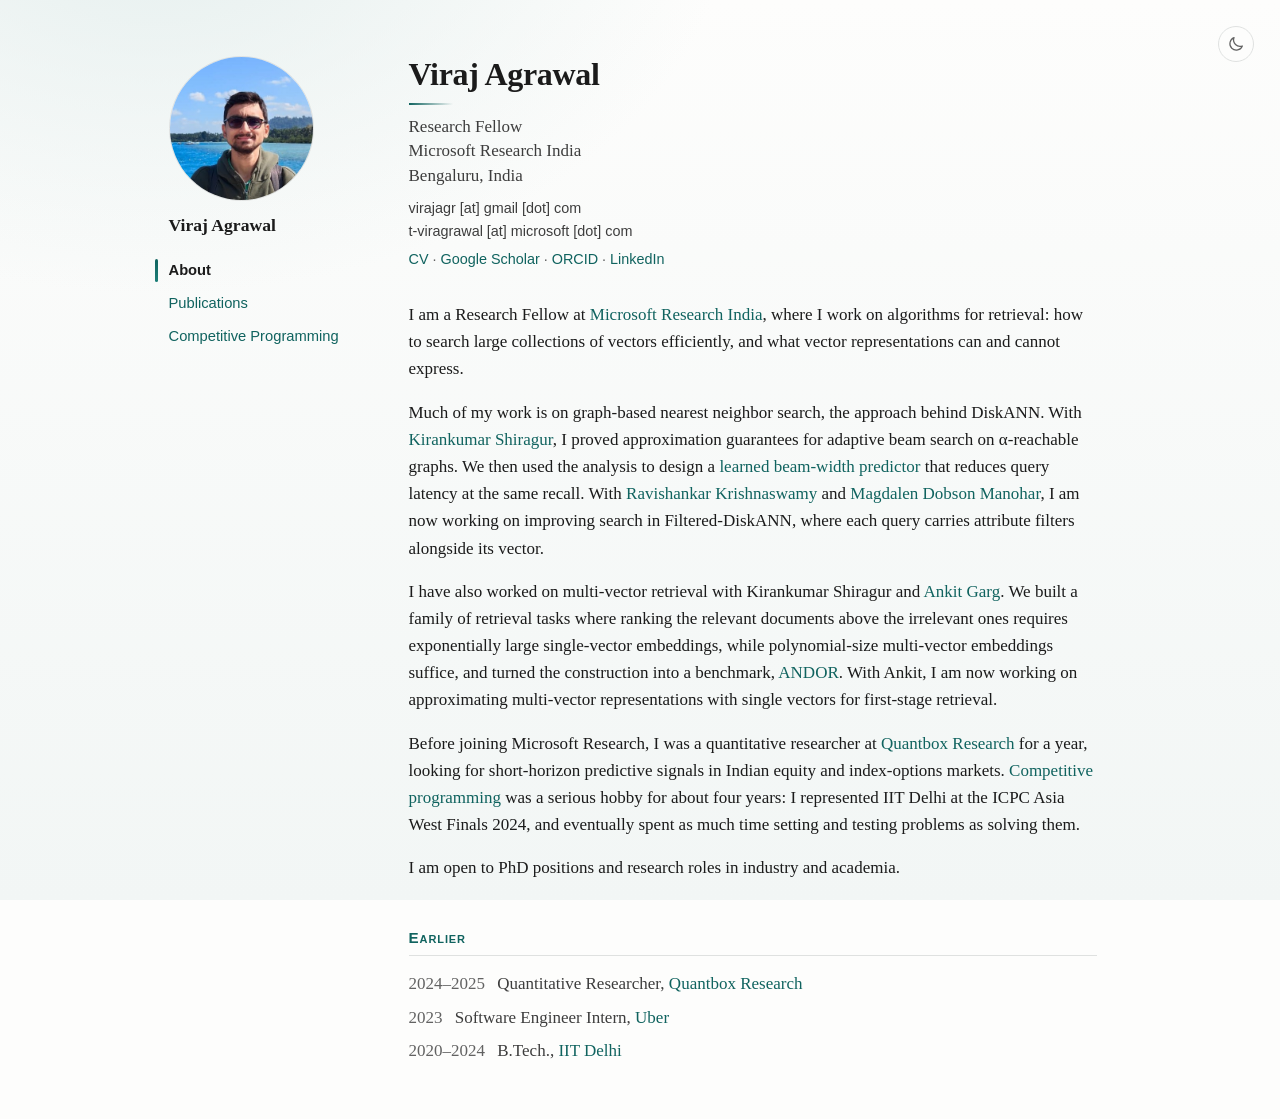
<file: index.html>
<!DOCTYPE html>
<html lang="en" data-theme="light">
<head>
<meta charset="utf-8">
<meta name="viewport" content="width=device-width, initial-scale=1">
<title>Viraj Agrawal</title>
<meta name="description" content="Viraj Agrawal is a Research Fellow at Microsoft Research India working on the theory and algorithms of retrieval and approximate nearest neighbor search.">
<meta name="author" content="Viraj Agrawal">
<link rel="canonical" href="https://virajagr.github.io/">

<meta property="og:type" content="profile">
<meta property="og:url" content="https://virajagr.github.io/">
<meta property="og:title" content="Viraj Agrawal">
<meta property="og:description" content="Viraj Agrawal is a Research Fellow at Microsoft Research India working on the theory and algorithms of retrieval and approximate nearest neighbor search.">
<meta property="og:image" content="https://virajagr.github.io/assets/portrait-square.jpg">
<meta property="og:image:alt" content="Viraj Agrawal">
<meta name="twitter:card" content="summary">
<meta name="theme-color" content="#fdfdfc" media="(prefers-color-scheme: light)">
<meta name="theme-color" content="#14161a" media="(prefers-color-scheme: dark)">

<link rel="stylesheet" href="assets/styles.css">
<script>
  // Applied before first paint: saved theme, else the OS preference. Entrance
  // animations run only on the first page of a browsing session.
  try {
    document.documentElement.dataset.theme = localStorage.getItem('theme') ||
      (matchMedia('(prefers-color-scheme: dark)').matches ? 'dark' : 'light');
    if (!sessionStorage.getItem('entered')) {
      sessionStorage.setItem('entered', '1');
      document.documentElement.dataset.entrance = '';
    }
  } catch (e) {}
</script>
</head>

<body>
<a class="skip-link" href="#main">Skip to content</a>

<div class="layout">

<aside class="sidebar">
  <div class="sidebar__head">
    <a class="portrait-link" href="assets/portrait-square.jpg" aria-label="View a larger photo">
      <img class="portrait" src="assets/portrait-square.jpg" alt="" width="360" height="360">
    </a>
    <a class="sitename" href="index.html">Viraj Agrawal</a>
  </div>
  <nav class="sidenav" aria-label="Sections">
    <a href="index.html" aria-current="page">About</a>
    <a href="publications.html">Publications</a>
    <a href="competitive-programming.html">Competitive Programming</a>
  </nav>
</aside>
<script src="assets/main.js"></script>

<div class="content">
<main id="main">

  <h1>Viraj Agrawal</h1>
  <p class="affil">
    Research Fellow<br>
    Microsoft Research India<br>
    Bengaluru, India
  </p>
  <p class="contact">
    virajagr [at] gmail [dot] com<br>
    t-viragrawal [at] microsoft [dot] com
  </p>
  <p class="profiles">
    <a href="assets/Viraj-Agrawal-CV.pdf" target="_blank" rel="noopener noreferrer">CV</a> &middot;
    <a href="https://scholar.google.com/citations?user=x7lm-7UAAAAJ&amp;hl=en" target="_blank" rel="noopener noreferrer">Google Scholar</a> &middot;
    <a href="https://orcid.org/0009-0002-1437-0427" target="_blank" rel="noopener noreferrer">ORCID</a> &middot;
    <a href="https://www.linkedin.com/in/virajagr/" target="_blank" rel="noopener noreferrer">LinkedIn</a>
  </p>

  <p>
    I am a Research Fellow at
    <a href="https://www.microsoft.com/en-us/research/lab/microsoft-research-india/" target="_blank" rel="noopener noreferrer">Microsoft Research India</a>,
    where I work on algorithms for retrieval: how to search large collections of vectors
    efficiently, and what vector representations can and cannot express.
  </p>

  <p>
    Much of my work is on graph-based nearest neighbor search, the approach behind DiskANN. With
    <a href="https://sites.google.com/view/kiran-shiragur" target="_blank" rel="noopener noreferrer">Kirankumar Shiragur</a>,
    I proved approximation guarantees for adaptive beam search on &alpha;-reachable graphs. We then
    used the analysis to design a
    <a href="https://arxiv.org/abs/2611.26609" target="_blank" rel="noopener noreferrer">learned beam-width predictor</a>
    that reduces query latency at the same recall. With
    <a href="https://rakri.github.io/" target="_blank" rel="noopener noreferrer">Ravishankar Krishnaswamy</a>
    and <a href="https://magdalendobson.github.io/" target="_blank" rel="noopener noreferrer">Magdalen Dobson Manohar</a>,
    I am now working on improving search in Filtered-DiskANN, where each query carries attribute
    filters alongside its vector.
  </p>

  <p>
    I have also worked on multi-vector retrieval with Kirankumar Shiragur and
    <a href="https://ankit-garg-6.github.io/" target="_blank" rel="noopener noreferrer">Ankit Garg</a>.
    We built a family of retrieval tasks where ranking the relevant documents above the irrelevant
    ones requires exponentially large single-vector embeddings, while polynomial-size multi-vector
    embeddings suffice, and turned the construction into a benchmark,
    <a href="https://arxiv.org/abs/2608.21494" target="_blank" rel="noopener noreferrer">ANDOR</a>.
    With Ankit, I am now working on approximating multi-vector representations with single
    vectors for first-stage retrieval.
  </p>

  <p>
    Before joining Microsoft Research, I was a quantitative researcher at
    <a href="https://www.quantboxresearch.com/" target="_blank" rel="noopener noreferrer">Quantbox Research</a>
    for a year, looking for short-horizon predictive signals in Indian equity and index-options
    markets. <a href="competitive-programming.html">Competitive programming</a> was a serious hobby
    for about four years: I represented IIT Delhi at the ICPC Asia West Finals 2024, and eventually
    spent as much time setting and testing problems as solving them.
  </p>

  <p>
    I am open to PhD positions and research roles in industry and academia.
  </p>

  <h2>Earlier</h2>
  <ul class="earlier">
    <li><span class="yr">2024&ndash;2025</span> Quantitative Researcher,
      <a href="https://www.quantboxresearch.com/" target="_blank" rel="noopener noreferrer">Quantbox Research</a>
    </li>
    <li><span class="yr">2023</span> Software Engineer Intern,
      <a href="https://www.uber.com/" target="_blank" rel="noopener noreferrer">Uber</a>
    </li>
    <li><span class="yr">2020&ndash;2024</span> B.Tech.,
      <a href="https://home.iitd.ac.in/" target="_blank" rel="noopener noreferrer">IIT Delhi</a>
    </li>
  </ul>

</main>

</div>

</div>

<script type="application/ld+json">
{
  "@context": "https://schema.org",
  "@type": "Person",
  "name": "Viraj Agrawal",
  "url": "https://virajagr.github.io/",
  "image": "https://virajagr.github.io/assets/portrait-square.jpg",
  "jobTitle": "Research Fellow",
  "worksFor": { "@type": "Organization", "name": "Microsoft Research India" },
  "alumniOf": { "@type": "CollegeOrUniversity", "name": "Indian Institute of Technology Delhi" },
  "knowsAbout": ["Information Retrieval", "Approximate Nearest Neighbor Search", "Algorithms"],
  "sameAs": [
    "https://scholar.google.com/citations?user=x7lm-7UAAAAJ&hl=en",
    "https://orcid.org/0009-0002-1437-0427",
    "https://www.linkedin.com/in/virajagr/"
  ]
}
</script>
</body>
</html>
</file>
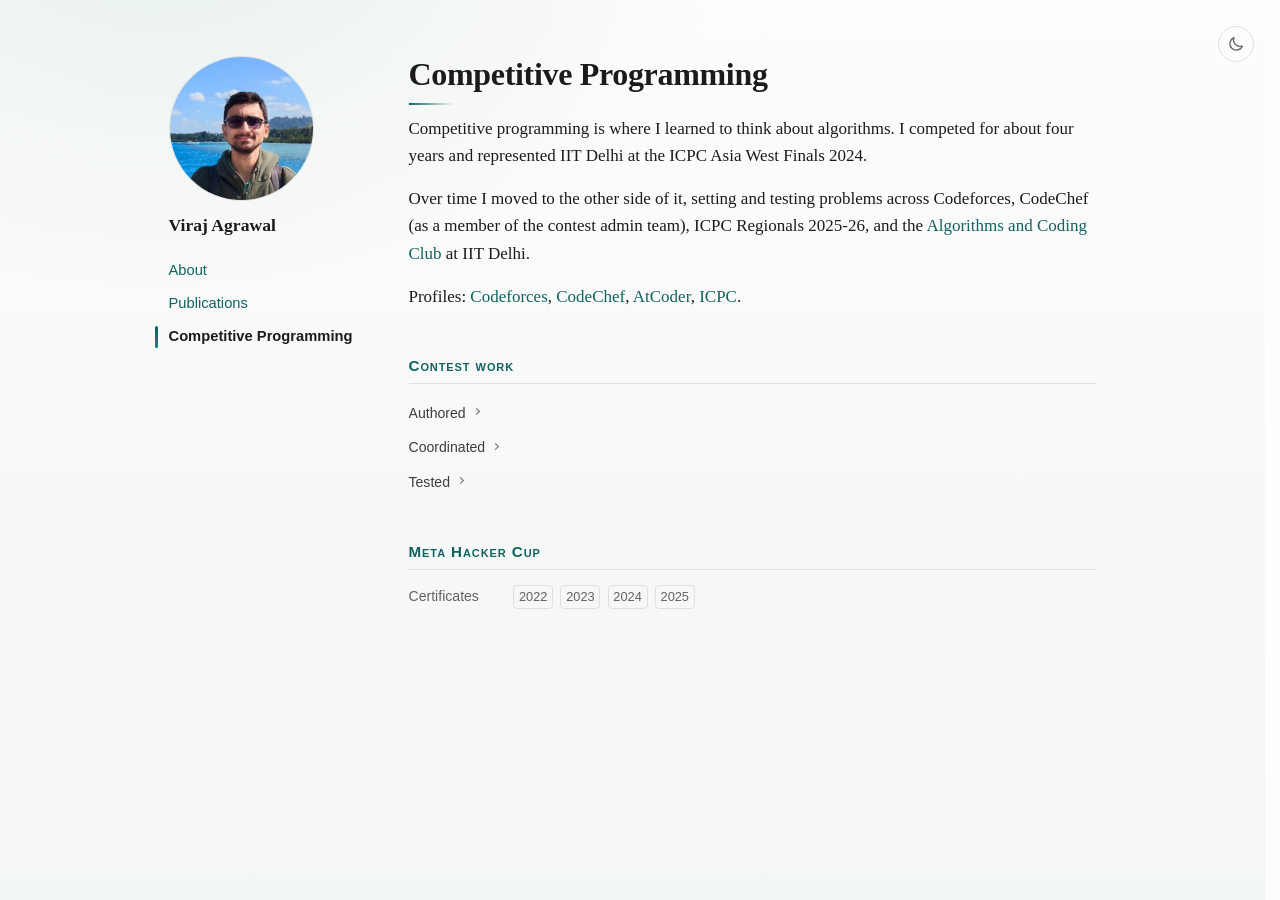
<file: competitive-programming.html>
<!DOCTYPE html>
<html lang="en" data-theme="light">
<head>
<meta charset="utf-8">
<meta name="viewport" content="width=device-width, initial-scale=1">
<title>Competitive Programming — Viraj Agrawal</title>
<meta name="description" content="Viraj Agrawal's competitive programming record: ICPC results and problem setting and testing for Codeforces, CodeChef, and ICPC.">
<link rel="canonical" href="https://virajagr.github.io/competitive-programming.html">
<meta name="theme-color" content="#fdfdfc" media="(prefers-color-scheme: light)">
<meta name="theme-color" content="#14161a" media="(prefers-color-scheme: dark)">
<link rel="stylesheet" href="assets/styles.css">
<script>
  // Applied before first paint: saved theme, else the OS preference. Entrance
  // animations run only on the first page of a browsing session.
  try {
    document.documentElement.dataset.theme = localStorage.getItem('theme') ||
      (matchMedia('(prefers-color-scheme: dark)').matches ? 'dark' : 'light');
    if (!sessionStorage.getItem('entered')) {
      sessionStorage.setItem('entered', '1');
      document.documentElement.dataset.entrance = '';
    }
  } catch (e) {}
</script>
</head>

<body>
<a class="skip-link" href="#main">Skip to content</a>

<div class="layout">

<aside class="sidebar">
  <div class="sidebar__head">
    <a class="portrait-link" href="assets/portrait-square.jpg" aria-label="View a larger photo">
      <img class="portrait" src="assets/portrait-square.jpg" alt="" width="360" height="360">
    </a>
    <a class="sitename" href="index.html">Viraj Agrawal</a>
  </div>
  <nav class="sidenav" aria-label="Sections">
    <a href="index.html">About</a>
    <a href="publications.html">Publications</a>
    <a href="competitive-programming.html" aria-current="page">Competitive Programming</a>
  </nav>
</aside>
<script src="assets/main.js"></script>

<div class="content">
<main id="main">

  <h1>Competitive Programming</h1>

  <p>
    Competitive programming is where I learned to think about algorithms. I competed for about
    four years and represented IIT Delhi at the ICPC Asia West Finals 2024.
  </p>

  <p>
    Over time I moved to the other side of it, setting and testing problems across Codeforces,
    CodeChef (as a member of the contest admin team), ICPC Regionals 2025-26, and the
    <a href="https://ancc-iitd.github.io/index.html" target="_blank" rel="noopener noreferrer">Algorithms and Coding Club</a>
    at IIT Delhi.
  </p>

  <p>
    Profiles:
    <a href="https://codeforces.com/profile/JagguBandar" target="_blank" rel="noopener noreferrer">Codeforces</a>,
    <a href="https://www.codechef.com/users/wasd2401" target="_blank" rel="noopener noreferrer">CodeChef</a>,
    <a href="https://atcoder.jp/users/JagguBandar" target="_blank" rel="noopener noreferrer">AtCoder</a>,
    <a href="https://icpc.global/ICPCID/17JJ4Y7ZT0IF" target="_blank" rel="noopener noreferrer">ICPC</a>.
  </p>

  <h2>Contest work</h2>
  <details class="contests">
    <summary>Authored</summary>
    <ul class="contests__list">
      <li><a href="https://www.codechef.com/problems/DAMYAAN" target="_blank" rel="noopener noreferrer">CodeChef Starters 127</a></li>
    </ul>
  </details>
  <details class="contests">
    <summary>Coordinated</summary>
    <ul class="contests__list">
      <li><a href="https://codeforces.com/blog/entry/130814" target="_blank" rel="noopener noreferrer">CodeChef Starters 140</a></li>
    </ul>
  </details>
  <details class="contests">
    <summary>Tested</summary>
    <ul class="contests__list">
      <li><a href="https://codeforces.com/blog/entry/149435" target="_blank" rel="noopener noreferrer">ICPC Kanpur Regionals 2025</a></li>
      <li><a href="https://codeforces.com/blog/entry/144368" target="_blank" rel="noopener noreferrer">Codeforces Round 1036 (Div. 1 + Div. 2)</a></li>
      <li><a href="https://codeforces.com/blog/entry/126265" target="_blank" rel="noopener noreferrer">CodeTON Round 8 (Div. 1 + Div. 2)</a></li>
      <li><a href="https://codeforces.com/blog/entry/128597" target="_blank" rel="noopener noreferrer">Codeforces Round 940 (Div. 2)</a></li>
      <li><a href="https://codeforces.com/blog/entry/135065" target="_blank" rel="noopener noreferrer">Codeforces Round 979 (Div. 2)</a></li>
      <li><a href="https://codeforces.com/blog/entry/140825" target="_blank" rel="noopener noreferrer">Codeforces Round 1011 (Div. 2)</a></li>
      <li><a href="https://codeforces.com/blog/entry/142749" target="_blank" rel="noopener noreferrer">Codeforces Round 1025 (Div. 2)</a></li>
      <li><a href="https://codeforces.com/blog/entry/143656" target="_blank" rel="noopener noreferrer">Codeforces Round 1030 (Div. 2)</a></li>
      <li><a href="https://codeforces.com/blog/entry/125938" target="_blank" rel="noopener noreferrer">CodeChef Starters 122</a></li>
      <li><a href="https://codeforces.com/blog/entry/127590" target="_blank" rel="noopener noreferrer">CodeChef Starters 127</a></li>
      <li><a href="https://codeforces.com/blog/entry/127915" target="_blank" rel="noopener noreferrer">CodeChef Starters 128</a></li>
    </ul>
  </details>

  <h2>Meta Hacker Cup</h2>
  <p class="marks">
    <span class="marks__role">Certificates</span>
    <a href="https://www.facebook.com/codingcompetitions/hacker-cup/2022/certificate/434841765372885" target="_blank" rel="noopener noreferrer" title="Meta Hacker Cup 2022 certificate" aria-label="Meta Hacker Cup 2022 certificate">2022</a>
    <a href="https://www.facebook.com/codingcompetitions/hacker-cup/2023/certificate/434841765372885" target="_blank" rel="noopener noreferrer" title="Meta Hacker Cup 2023 certificate" aria-label="Meta Hacker Cup 2023 certificate">2023</a>
    <a href="https://www.facebook.com/codingcompetitions/hacker-cup/2024/certificate/434841765372885" target="_blank" rel="noopener noreferrer" title="Meta Hacker Cup 2024 certificate" aria-label="Meta Hacker Cup 2024 certificate">2024</a>
    <a href="https://www.facebook.com/codingcompetitions/hacker-cup/2025/certificate/434841765372885" target="_blank" rel="noopener noreferrer" title="Meta Hacker Cup 2025 certificate" aria-label="Meta Hacker Cup 2025 certificate">2025</a>
  </p>

</main>

</div>

</div>

</body>
</html>
</file>
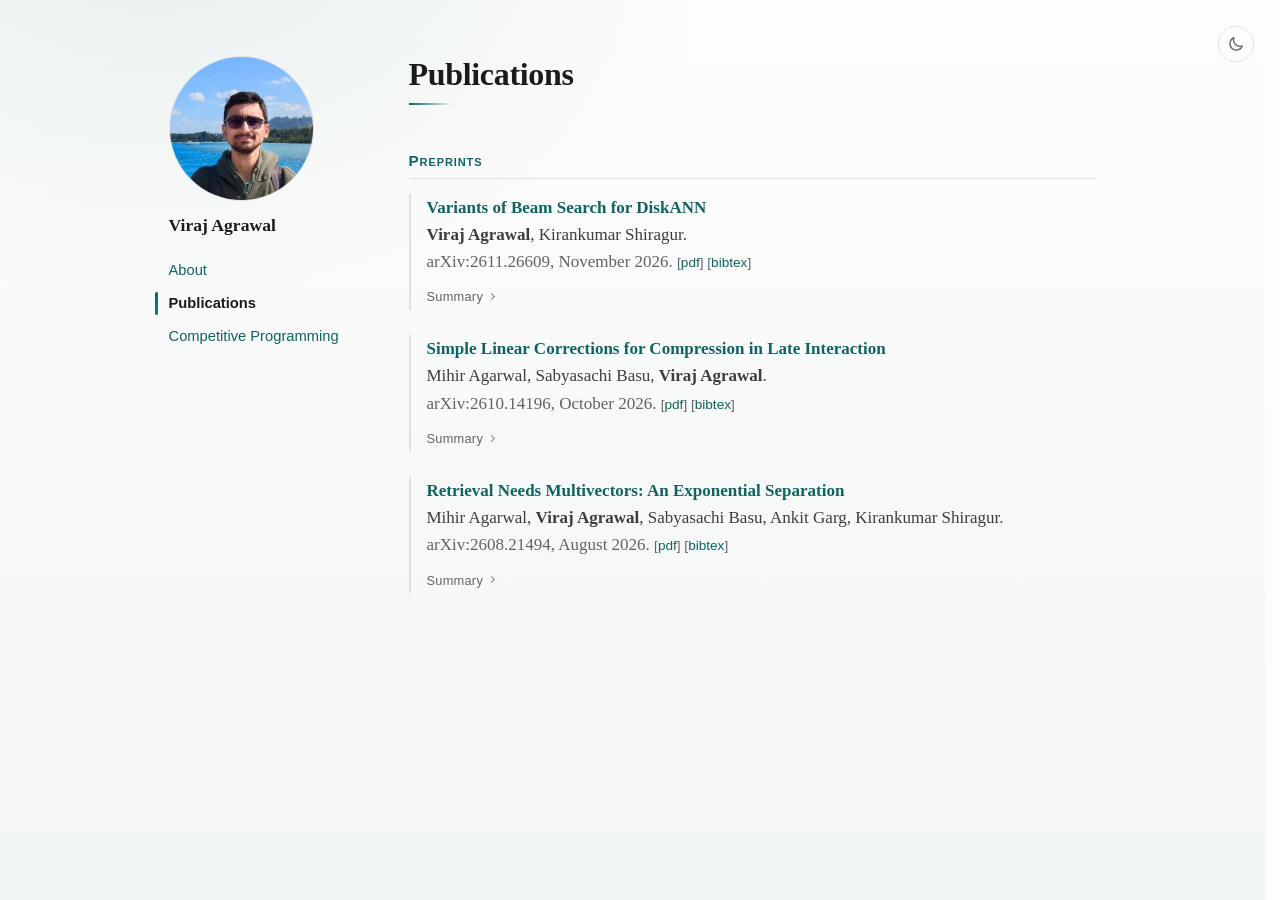
<file: publications.html>
<!DOCTYPE html>
<html lang="en" data-theme="light">
<head>
<meta charset="utf-8">
<meta name="viewport" content="width=device-width, initial-scale=1">
<title>Publications — Viraj Agrawal</title>
<meta name="description" content="Publications of Viraj Agrawal, including 'Variants of Beam Search for DiskANN', 'Simple Linear Corrections for Compression in Late Interaction' and 'Retrieval Needs Multivectors: An Exponential Separation'.">
<link rel="canonical" href="https://virajagr.github.io/publications.html">
<meta name="theme-color" content="#fdfdfc" media="(prefers-color-scheme: light)">
<meta name="theme-color" content="#14161a" media="(prefers-color-scheme: dark)">
<link rel="stylesheet" href="assets/styles.css">
<script>
  // Applied before first paint: saved theme, else the OS preference. Entrance
  // animations run only on the first page of a browsing session.
  try {
    document.documentElement.dataset.theme = localStorage.getItem('theme') ||
      (matchMedia('(prefers-color-scheme: dark)').matches ? 'dark' : 'light');
    if (!sessionStorage.getItem('entered')) {
      sessionStorage.setItem('entered', '1');
      document.documentElement.dataset.entrance = '';
    }
  } catch (e) {}
</script>
</head>

<body>
<a class="skip-link" href="#main">Skip to content</a>

<div class="layout">

<aside class="sidebar">
  <div class="sidebar__head">
    <a class="portrait-link" href="assets/portrait-square.jpg" aria-label="View a larger photo">
      <img class="portrait" src="assets/portrait-square.jpg" alt="" width="360" height="360">
    </a>
    <a class="sitename" href="index.html">Viraj Agrawal</a>
  </div>
  <nav class="sidenav" aria-label="Sections">
    <a href="index.html">About</a>
    <a href="publications.html" aria-current="page">Publications</a>
    <a href="competitive-programming.html">Competitive Programming</a>
  </nav>
</aside>
<script src="assets/main.js"></script>

<div class="content">
<main id="main">

  <h1>Publications</h1>

  <h2>Preprints</h2>
  <ul class="pubs">
    <li>
      <span class="pub-title"><a href="https://arxiv.org/abs/2611.26609" target="_blank" rel="noopener noreferrer">Variants of Beam Search for DiskANN</a></span><br>
      <span class="authors"><strong>Viraj Agrawal</strong>, Kirankumar Shiragur.</span><br>
      <span class="venue">arXiv:2611.26609, November 2026.</span>
      <span class="pub-links">[<a href="https://arxiv.org/pdf/2611.26609" target="_blank" rel="noopener noreferrer">pdf</a>]
        [<a href="https://arxiv.org/bibtex/2611.26609" target="_blank" rel="noopener noreferrer">bibtex</a>]</span>
      <details class="pub-abstract">
        <summary>Summary</summary>
        <p class="summary">
          Graph-based data structures such as DiskANN, HNSW, and NSG constitute the state of the art for
          large-scale approximate nearest-neighbor (ANN) search.
          <a href="https://arxiv.org/abs/2310.19126" target="_blank" rel="noopener noreferrer">Indyk and Xu</a>
          introduced the notion of &alpha;-reachable graphs, which include graphs built by DiskANN's
          slow-preprocessing construction, and proved that greedy search achieves an approximation factor
          of (&alpha;+1)/(&alpha;&minus;1). Independently,
          <a href="https://arxiv.org/abs/2505.15636" target="_blank" rel="noopener noreferrer">Al-Jazzazi et al.</a>
          proposed adaptive beam search (ABS) with a relaxation parameter &gamma; &gt; 0, showing a
          2/&gamma; approximation on navigable graphs (&alpha; &asymp; 1), where greedy search admits no
          guarantees. In this work, we unify and generalize these results by proving that ABS with
          parameter &gamma; on &alpha;-reachable graphs achieves an approximation of
          (&alpha;+1)/(&alpha;(&gamma;+1)&minus;1) for any metric. Moreover, on sorted &alpha;-reachable
          graphs (introduced by
          <a href="https://openreview.net/forum?id=JnXbUKtLzz" target="_blank" rel="noopener noreferrer">Gollapudi et al.</a>)
          under the &ell;<sub>2</sub> metric, we obtain the tighter bound
          max(&alpha;/(&alpha;(&gamma;+1)&minus;1), (&alpha;&sup2;+1)/(&alpha;&sup2;(&gamma;+1)&minus;1)).
          Beyond these theoretical results, we design a beam predictor using features inspired by
          fine-grained analysis of ABS, trained via a constrained objective that minimizes mean distance
          computations subject to a target recall. On three 100-million-point benchmarks, using graphs
          built by DiskANN's practical construction, beam predictor lowers mean query latency on
          SSD-resident indices at matched recall by up to 29.6% relative to classical beam search (CBS).
          Relative to ABS, it is faster in 11 of 15 settings, by up to 6.5%, and at most 1.4% slower in
          the other 4; at 95% recall, its advantage over ABS grows from 0.8&ndash;4.2% for 100 neighbors
          to 4.6&ndash;5.6% for 500 neighbors. In memory, it needs 1.3&ndash;23.7% fewer distance
          computations than CBS and 0.0&ndash;3.9% fewer than ABS.
        </p>
      </details>
    </li>
    <li>
      <span class="pub-title"><a href="https://arxiv.org/abs/2610.14196" target="_blank" rel="noopener noreferrer">Simple Linear Corrections for Compression in Late Interaction</a></span><br>
      <span class="authors">Mihir Agarwal, Sabyasachi Basu, <strong>Viraj Agrawal</strong>.</span><br>
      <span class="venue">arXiv:2610.14196, October 2026.</span>
      <span class="pub-links">[<a href="https://arxiv.org/pdf/2610.14196" target="_blank" rel="noopener noreferrer">pdf</a>]
        [<a href="https://arxiv.org/bibtex/2610.14196" target="_blank" rel="noopener noreferrer">bibtex</a>]</span>
      <details class="pub-abstract">
        <summary>Summary</summary>
        <p class="summary">
          Late-interaction (multi-vector) models store a vector per token, which makes their indices
          expensive, and the pooling and pruning methods used to compress them lose noticeable quality
          when compression is aggressive. We ask whether a lightweight change to the scoring function
          can recover that quality. For each encoder, compressor and vector budget we learn a single
          global linear correction by distilling the uncompressed model's score distributions over
          candidate documents; the encoder and compressor stay frozen, and the correction can be
          applied per query at search time or once, offline, to the stored vectors.
          Across ColBERTv2 and Jina v4 on MS MARCO and BEIR, and ColPali2 on ViDoRe v3, the in-domain
          correction improves over baseline compression in 154 of 160 BEIR settings, while transfer
          from MS MARCO is more variable.
        </p>
      </details>
    </li>
    <li>
      <span class="pub-title"><a href="https://arxiv.org/abs/2608.21494" target="_blank" rel="noopener noreferrer">Retrieval Needs Multivectors: An Exponential Separation</a></span><br>
      <span class="authors">Mihir Agarwal, <strong>Viraj Agrawal</strong>, Sabyasachi Basu, Ankit Garg, Kirankumar Shiragur.</span><br>
      <span class="venue">arXiv:2608.21494, August 2026.</span>
      <span class="pub-links">[<a href="https://arxiv.org/pdf/2608.21494" target="_blank" rel="noopener noreferrer">pdf</a>]
        [<a href="https://arxiv.org/bibtex/2608.21494" target="_blank" rel="noopener noreferrer">bibtex</a>]</span>
      <details class="pub-abstract">
        <summary>Summary</summary>
        <p class="summary">
          Multi-vector embeddings consistently outperform single-vector ones in retrieval, but the
          representational gap between them was poorly understood. Following
          <a href="https://arxiv.org/abs/2606.23475" target="_blank" rel="noopener noreferrer">Jayaram's work</a>,
          we give the first explicit family of query and document sets, together with their relevance
          matrices, for which single-vector embeddings that rank all relevant documents above
          irrelevant ones require exponential size, whereas polynomial-size multi-vector embeddings
          suffice. This establishes an exponential separation in expressive power for the task of
          ranking documents.
          Motivated by the construction, we introduce ANDOR, a benchmark that naturally instantiates
          these hard examples: state-of-the-art single-vector models perform poorly zero-shot and
          improve only marginally with fine-tuning, while multi-vector models consistently do better
          and improve substantially with fine-tuning, closely matching our theoretical predictions.
        </p>
      </details>
    </li>
  </ul>

</main>

</div>

</div>

</body>
</html>
</file>
<file: assets/styles.css>
/* ==========================================================================
   Viraj Agrawal — personal site
   ========================================================================== */

/* --- Tokens --------------------------------------------------------------- */
:root {
  color-scheme: light;

  --serif: Charter, "Bitstream Charter", "Sitka Text", Cambria, Georgia, "Times New Roman", serif;
  --sans: -apple-system, BlinkMacSystemFont, "Segoe UI", Roboto, "Helvetica Neue", Arial, sans-serif;

  --measure: 43rem;

  --bg: #fdfdfc;
  --bg-2: #f2f6f5;
  --surface: #ffffff;
  --ink: #1b1b1b;
  --ink-soft: #3d3d3d;
  --ink-faint: #626262;
  --rule: #dfe1e0;
  --accent: #10635f;
  --accent-2: #1d7f78;
  --accent-soft: #e5efee;
  --shadow: 0 6px 20px rgba(16, 99, 95, .10);

  --ease: cubic-bezier(.22, .61, .36, 1);
}

/* The OS color-scheme preference is applied as the default (with the toggle as
   the override) by the inline script in each page's head, before first paint. */
html[data-theme="dark"] {
  color-scheme: dark;

  --bg: #14161a;
  --bg-2: #171d1e;
  --surface: #1a1d21;
  --ink: #e7e6e3;
  --ink-soft: #c3c2bf;
  --ink-faint: #9a9a99;
  --rule: #32363b;
  --accent: #62c4bb;
  --accent-2: #8ad8d0;
  --accent-soft: #17302e;
  --shadow: 0 6px 22px rgba(0, 0, 0, .45);
}

/* --- Base ----------------------------------------------------------------- */
*, *::before, *::after { box-sizing: border-box; }

/* Reserve the scrollbar gutter always, so short pages and long pages lay out
   at the same width instead of shifting by the scrollbar's width. */
html { scroll-behavior: smooth; scrollbar-gutter: stable; }

/* Transitions are suspended while the theme swaps, otherwise properties that read
   a custom property keep their old value instead of picking up the new token. */
html.theme-switching, html.theme-switching *, html.theme-switching *::before, html.theme-switching *::after {
  transition: none !important;
}

body {
  margin: 0;
  min-height: 100vh;
  background: var(--bg);
  color: var(--ink);
  font-family: var(--serif);
  font-size: 1.0625rem;
  line-height: 1.6;
  /* Charter has lining figures, but the Windows fallbacks (Sitka, Georgia) default to
     old-style ones, which makes years like 2024 ride up and down the baseline. */
  font-variant-numeric: lining-nums;
  -webkit-text-size-adjust: 100%;
}

/* The page wash lives on a fixed pseudo-element rather than a fixed background
   attachment: iOS Safari ignores background-attachment: fixed, and a fixed layer
   scrolls without repainting the gradients. */
body::before {
  content: "";
  position: fixed;
  inset: 0;
  z-index: -1;
  background:
    radial-gradient(60rem 40rem at 12% -10%, var(--accent-soft), transparent 60%),
    linear-gradient(180deg, var(--bg) 0%, var(--bg-2) 100%);
}

::selection { background: var(--accent-soft); color: var(--ink); }

p { margin: 0 0 1rem; }

/* Android draws a filled rectangle over the tapped element, which looks wrong on
   a circular button and on the bordered markers. */
a, button, summary { -webkit-tap-highlight-color: transparent; }

/* Underline grows out from the left instead of snapping on. */
a {
  color: var(--accent);
  text-decoration: none;
  background-image: linear-gradient(currentColor, currentColor);
  background-size: 0% 1px;
  background-repeat: no-repeat;
  background-position: 0 calc(100% - 1px);
  transition: background-size .28s var(--ease), color .2s var(--ease);
}
a:hover { background-size: 100% 1px; color: var(--accent-2); }

h1 {
  font-size: 2rem; font-weight: 600; line-height: 1.15;
  letter-spacing: -0.01em; margin: 0 0 .6rem;
}
h1::after {
  content: ""; display: block;
  width: 2.75rem; height: 2px; margin-top: .65rem;
  background: linear-gradient(90deg, var(--accent), transparent);
}

h2 {
  font-family: var(--sans);
  font-size: .95rem; font-weight: 600;
  font-variant: small-caps; letter-spacing: .06em;
  color: var(--accent);
  margin: 2.75rem 0 .9rem;
  padding-bottom: .3rem;
  border-bottom: 1px solid var(--rule);
}

h3 {
  font-family: var(--sans); font-size: .9rem; font-weight: 650;
  color: var(--ink); margin: 1.6rem 0 .5rem;
}

ul { padding-left: 1.15rem; margin: 0 0 1rem; }
li { margin-bottom: .3rem; }

.muted { color: var(--ink-faint); }

.skip-link { position: absolute; left: -999px; top: 0; background: var(--bg); padding: .5rem 1rem; }
.skip-link:focus { left: 0; }

:focus-visible { outline: 2px solid var(--accent); outline-offset: 2px; }

/* --- Layout --------------------------------------------------------------- */
/* Sidebar track is sized to its widest item, "Competitive Programming", measured at the
   bolder weight the current-page link uses — at 11.5rem it overflowed by 0.35px and wrapped. */
.layout {
  --side: 12.5rem;
  display: grid;
  grid-template-columns: var(--side) minmax(0, 1fr);
  gap: 2.5rem;
  max-width: calc(var(--side) + 2.5rem + var(--measure) + 3rem);
  margin: 0 auto;
  padding: 3.5rem 1.5rem 3rem;
  align-items: start;
}

.content { min-width: 0; }

/* Keep prose at a readable line length even when the layout goes full-bleed. */
main { max-width: var(--measure); }

/* --- Sidebar -------------------------------------------------------------- */
.sidebar { position: sticky; top: 3.5rem; }

/* Portrait and site name share one home link, so keyboard users get a single
   tab stop whose accessible name is the visible name. */
/* Portrait and name are separate links: the portrait opens a larger view, the name goes home. */
.sidebar__head { margin-bottom: 1.1rem; }
/* fit-content, or the block link stretches across the column and leaves a clickable
   strip of empty space beside the photo. */
.portrait-link { display: block; width: fit-content; background-image: none; }
.portrait {
  width: 100%; max-width: 145px; height: auto;
  border: 1px solid var(--rule); border-radius: 50%; display: block;
  cursor: zoom-in;
  transition: transform .3s var(--ease), box-shadow .3s var(--ease);
}
.portrait-link:hover .portrait { transform: translateY(-3px); box-shadow: var(--shadow); }
.sitename {
  display: block; margin-top: .85rem;
  font-size: 1.1rem; font-weight: 600; line-height: 1.25;
  color: var(--ink); background-image: none;
}
.sitename:hover { color: var(--accent); }

/* Native <dialog> gives focus trapping, inert background and Esc-to-close for free.
   It spans the viewport so clicks beside the photo land on the dialog and dismiss it. */
.lightbox {
  width: 100%; max-width: 100%;
  height: 100%; max-height: 100%;
  margin: 0; border: 0; padding: 0;
  background: transparent;
  overflow: hidden;
  cursor: zoom-out;
}
.lightbox[open] { display: grid; place-items: center; }
.lightbox::backdrop {
  background: rgba(10, 12, 14, .55);
  backdrop-filter: blur(3px);
}
.lightbox img {
  display: block;
  /* Never exceed the file's intrinsic 360px, or the upscale goes soft. */
  width: min(86vw, 360px); height: auto;
  border-radius: 8px;
  box-shadow: 0 18px 50px rgba(0, 0, 0, .45);
  cursor: default;
  animation: lightbox-in .2s var(--ease);
}

@keyframes lightbox-in {
  from { opacity: 0; transform: scale(.96); }
  to { opacity: 1; transform: none; }
}

.sidenav { font-family: var(--sans); font-size: .92rem; }
.sidenav a {
  display: block; padding: .3rem 0; position: relative;
  background-image: none;
  transition: color .2s var(--ease), transform .2s var(--ease);
}
.sidenav a:hover { transform: translateX(3px); }
.sidenav a[aria-current="page"] { color: var(--ink); font-weight: 650; }
.sidenav a[aria-current="page"]::before {
  content: ""; position: absolute; left: -.85rem;
  top: .32rem; bottom: .32rem;
  width: 3px; border-radius: 2px;
  background: linear-gradient(var(--accent), var(--accent-2));
}

/* --- Identity block, About page ------------------------------------------- */
.affil { color: var(--ink-soft); line-height: 1.45; margin-bottom: .5rem; }
.contact, .profiles { font-family: var(--sans); font-size: .9rem; margin-bottom: .3rem; }
.contact { color: var(--ink-soft); }
.profiles { color: var(--ink-faint); margin-bottom: 1.9rem; }

/* --- Publications --------------------------------------------------------- */
.pubs { list-style: none; padding: 0; margin: 0; }
.pubs > li {
  margin: 0 0 1.6rem;
  padding-left: 1rem;
  border-left: 2px solid var(--rule);
  transition: border-color .25s var(--ease);
}
.pubs > li:hover { border-left-color: var(--accent); }
.pubs > li:last-child { margin-bottom: 0; }

.pub-title { font-weight: 600; }
.authors { color: var(--ink-soft); }
.venue { color: var(--ink-faint); }
.pub-links { font-family: var(--sans); font-size: .85rem; color: var(--ink-faint); }
.summary { color: var(--ink-soft); font-size: .96rem; margin: .7rem 0 0; }

/* --- Role entries (experience) -------------------------------------------- */
.role {
  margin-bottom: 2.25rem;
  padding-left: 1rem;
  border-left: 2px solid var(--rule);
  transition: border-color .25s var(--ease);
}
.role:hover { border-left-color: var(--accent); }
.role:last-child { margin-bottom: 0; }
.role h2 { margin-top: 0; }
.role + .role h2 { margin-top: 2.5rem; }
.when {
  font-family: var(--sans); font-size: .85rem; color: var(--ink-faint);
  margin-bottom: .7rem;
}

/* --- Earlier (dated affiliations) ----------------------------------------- */
.earlier { list-style: none; padding: 0; margin: 0; }
.earlier li { margin-bottom: .4rem; color: var(--ink-soft); }
.earlier .yr {
  color: var(--ink-faint);
  font-variant-numeric: lining-nums tabular-nums;
  margin-right: .5rem;
}

/* --- Theme toggle --------------------------------------------------------- */
.theme-toggle {
  position: fixed;
  top: clamp(1rem, 2.4vw, 1.6rem);
  right: clamp(1rem, 2.4vw, 1.6rem);
  z-index: 20;
  display: grid; place-items: center;
  width: 2.3rem; height: 2.3rem;
  padding: 0;
  color: var(--ink-faint);
  background: var(--bg);
  border: 1px solid var(--rule);
  border-radius: 50%;
  cursor: pointer;
  transition: color .2s var(--ease), border-color .2s var(--ease),
              transform .2s var(--ease), box-shadow .2s var(--ease);
}
/* Transform-based hovers are gated to real pointers: on a touchscreen they latch
   after a tap and leave the control sitting there rotated or lifted. */
@media (hover: hover) and (pointer: fine) {
  .theme-toggle:hover {
    color: var(--accent); border-color: var(--accent);
    transform: rotate(-12deg); box-shadow: var(--shadow);
  }
}
.theme-toggle .icon { display: block; }
.theme-toggle .icon-sun { display: none; }
html[data-theme="dark"] .theme-toggle .icon-moon { display: none; }
html[data-theme="dark"] .theme-toggle .icon-sun { display: block; }

/* --- Publication summary disclosure ---------------------------------------- */
/* Inline variant for a single publication entry: no rules, no full-width hit area.
   Animation is scoped to [open] and has no fill mode on purpose: inside a closed
   <details> the content is content-visibility:hidden, where animations never advance,
   and a `both` fill would pin the body at the opening keyframe (opacity 0). */
.pub-abstract { margin-top: .45rem; }
.pub-abstract > summary {
  cursor: pointer; list-style: none; user-select: none;
  display: inline-flex; align-items: center; gap: .4rem;
  font-family: var(--sans); font-size: .8rem; letter-spacing: .02em;
  color: var(--ink-faint);
  background-image: none;
  transition: color .2s var(--ease);
}
.pub-abstract > summary::-webkit-details-marker { display: none; }
.pub-abstract > summary:hover { color: var(--accent); }
.pub-abstract > summary::after {
  content: ""; flex: 0 0 auto;
  width: 5px; height: 5px;
  border-right: 1.5px solid currentColor;
  border-bottom: 1.5px solid currentColor;
  transform: translateY(-1px) rotate(-45deg);
  transition: transform .22s var(--ease);
  opacity: .75;
}
.pub-abstract[open] > summary::after { transform: translateY(-2px) rotate(45deg); }
.pub-abstract[open] .summary { animation: disclosure-in .24s ease; }
/* When the print handler opens the details, the open-animation must not start:
   the print snapshot would freeze its first keyframe (opacity 0). This has to be
   a screen-media rule — print media sees the beforeprint-time animation state. */
html.printing .pub-abstract[open] .summary { animation: none; }

/* Numbered markers: the link is the evidence, the label carries no claim. */
.marks { font-family: var(--sans); font-size: .88rem; color: var(--ink-soft); margin-bottom: .5rem; }
.marks__role { display: inline-block; min-width: 6.2rem; color: var(--ink-faint); }
.marks a {
  display: inline-block;
  min-width: 1.35rem;
  margin: 0 .1rem;
  padding: .05rem .3rem;
  text-align: center;
  font-size: .8rem;
  color: var(--ink-faint);
  border: 1px solid var(--rule);
  border-radius: 4px;
  background-image: none;
  transition: color .18s var(--ease), border-color .18s var(--ease);
}
.marks a:hover { color: var(--accent); border-color: var(--accent); }
.marks__sep { margin: 0 .45rem; color: var(--ink-faint); }

/* Contest work: role rows that expand into the full list of contests. Same
   chevron and open animation as the publication summary, scoped to [open]. */
.contests { font-family: var(--sans); font-size: .88rem; margin-bottom: .35rem; }
.contests > summary {
  cursor: pointer; list-style: none; user-select: none;
  display: inline-flex; align-items: center; gap: .5rem;
  padding: .2rem 0;
  color: var(--ink-soft);
  transition: color .2s var(--ease);
}
.contests > summary::-webkit-details-marker { display: none; }
.contests > summary:hover { color: var(--accent); }
.contests > summary::after {
  content: ""; flex: 0 0 auto;
  width: 5px; height: 5px;
  border-right: 1.5px solid currentColor;
  border-bottom: 1.5px solid currentColor;
  transform: translateY(-1px) rotate(-45deg);
  transition: transform .22s var(--ease);
  opacity: .75;
}
.contests[open] > summary::after { transform: translateY(-2px) rotate(45deg); }
.contests__list {
  list-style: none; margin: .2rem 0 .6rem; padding: 0 0 0 .9rem;
  border-left: 2px solid var(--rule);
}
.contests__list li { margin: 0; }
.contests__list a { display: inline-block; padding: .15rem 0; color: var(--ink-soft); }
.contests__list a:hover { color: var(--accent); }
.contests[open] .contests__list { animation: disclosure-in .24s ease; }
html.printing .contests[open] .contests__list { animation: none; }

@keyframes disclosure-in {
  from { opacity: 0; transform: translateY(-4px); }
  to { opacity: 1; transform: none; }
}

/* --- Entrance ------------------------------------------------------------- */
@keyframes fade-in {
  from { opacity: 0; }
  to { opacity: 1; }
}

@keyframes rise {
  from { opacity: 0; transform: translateY(10px); }
  to { opacity: 1; transform: none; }
}

/* Entrances run only on the first page of a session (html[data-entrance] is set
   by the inline head script), so internal navigation doesn't replay them. */
html[data-entrance] .sidebar { animation: fade-in .5s var(--ease) both; }
html[data-entrance] main { animation: rise .55s var(--ease) .06s both; }

/* --- Responsive ----------------------------------------------------------- */
/* Narrow the side panel before giving up on it. */
@media (max-width: 900px) {
  .layout { --side: 11.5rem; gap: 2rem; padding-top: 3rem; }
  .sidebar { top: 3rem; } /* match the reduced layout padding, or it sits 8px low */
  .portrait { max-width: 118px; }
  .sidenav { font-size: .88rem; }
}

@media (max-width: 660px) {
  /* Phones use overlay scrollbars, so the reserved gutter is dead space that
     also pushes the layout visibly off-centre on a narrow screen. */
  html { scrollbar-gutter: auto; }
  /* Block rather than grid: a sticky grid item only sticks within its own grid
     area, so the bar would scroll away as soon as the content row began. */
  .layout {
    display: block;
    padding-top: 0;
  }
  .content { margin-top: 1.4rem; }
  /* Compact bar so the photo, name and nav stay reachable while scrolling. */
  .sidebar {
    position: sticky; top: 0; z-index: 30;
    margin: 0 -1.5rem;
    padding: .45rem 1.5rem .5rem;
    background: var(--bg);
    border-bottom: 1px solid var(--rule);
    display: flex; align-items: center; flex-wrap: wrap;
    column-gap: 1rem; row-gap: .1rem;
  }
  .sidebar__head { margin-bottom: 0; display: flex; align-items: center; gap: .6rem; }
  .sitename { margin-top: 0; font-size: .98rem; padding: .25rem 0; }
  .portrait { max-width: 34px; }
  .theme-toggle { position: fixed; width: 2.75rem; height: 2.75rem; top: .3rem; right: .55rem; z-index: 31; }
  /* Touch targets: 44px tall nav rows, and markers lifted over the 24x24 minimum.
     The nav is sized to stay on one line so the sticky bar keeps a low profile. */
  .sidenav { font-size: .82rem; }
  .sidenav a { display: inline-block; margin-right: .8rem; padding: .4rem 0; }
  .marks a { min-width: 1.75rem; padding: .3rem .45rem; }
  .contests > summary { padding: .4rem 0; }
  .contests__list a { padding: .3rem 0; }
  .pub-abstract > summary { padding: .3rem 0; }
  /* Inline-block links are line-break opportunities, which can strand a bracket
     at the end of a line; keep "[pdf] [bibtex]" together instead. */
  .pub-links { white-space: nowrap; }
  .pub-links a { display: inline-block; padding: .25rem .15rem; }
  /* The vertical marker would hang into the page padding once links flow inline.
     The bolder weight is dropped too: it widens the row enough to wrap the nav
     onto a second line, which would change the bar's height per page. */
  .sidenav a[aria-current="page"] { border-bottom: 2px solid var(--accent); font-weight: 400; }
  .sidenav a[aria-current="page"]::before { display: none; }
}

@media (prefers-reduced-motion: reduce) {
  html { scroll-behavior: auto; }
  html[data-entrance] main, html[data-entrance] .sidebar { animation: none; }
  .pub-abstract[open] .summary { animation: none; }
  .contests[open] .contests__list { animation: none; }
  .theme-toggle:hover { transform: none; }
  .sidenav a:hover { transform: none; }
  .portrait-link:hover .portrait { transform: none; }
  .lightbox img { animation: none; }
  *, *::before, *::after { transition-duration: .01ms !important; }
}

@media print {
  .skip-link, .sidenav, .theme-toggle { display: none; }  .layout { display: block; max-width: none; }
  body { color: #000; background: #fff; }
  body::before { display: none; }
  a { color: #000; }

  /* Printing while the dark theme is active would otherwise put pale dark-theme
     grays on white paper; force the light ink tokens back. */
  html[data-theme="dark"] {
    --ink: #000;
    --ink-soft: #3d3d3d;
    --ink-faint: #626262;
    --rule: #dfe1e0;
    --accent: #10635f;
  }

  /* On paper the links are the evidence, so print their destinations. */
  .marks a[href]::after,
  .contests__list a[href]::after,
  .pub-links a[href]::after { content: " (" attr(href) ")"; font-size: .7em; }

  /* Print snapshots freeze running animations at their current keyframe; the
     entrance animations start at opacity 0 and would print the page blank. */
  html[data-entrance] main,
  html[data-entrance] .sidebar,
  .contests[open] .contests__list,
  .pub-abstract[open] .summary { animation: none; }
}
</file>
